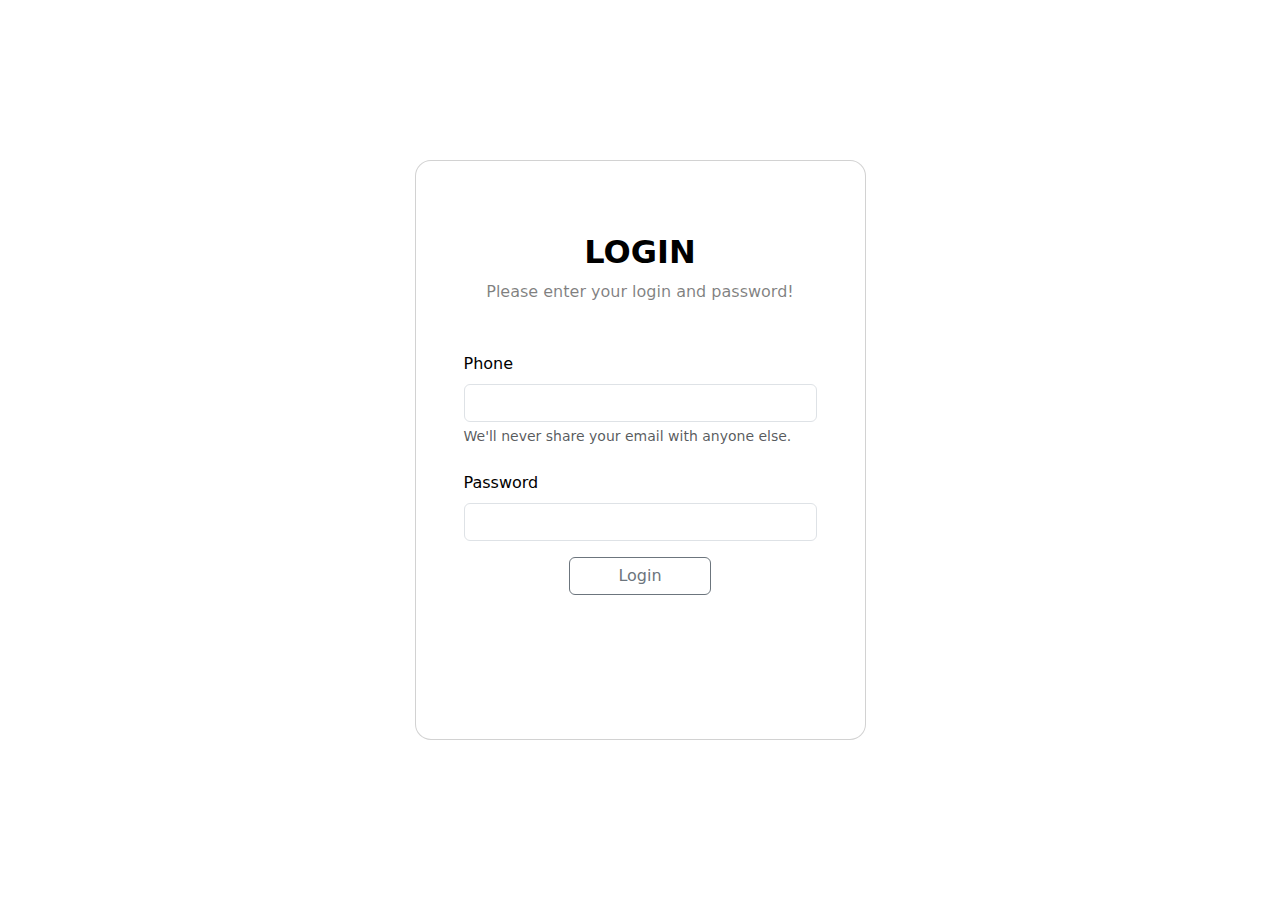
<file: FE/Admin/login.html>
<!DOCTYPE html>
<html lang="en">

<head>
  <meta charset="UTF-8">
  <meta name="viewport" content="width=device-width, initial-scale=1.0">
  <!-- Latest compiled and minified CSS -->
  <link href="https://cdn.jsdelivr.net/npm/bootstrap@5.3.3/dist/css/bootstrap.min.css" rel="stylesheet">
  <link rel="stylesheet" href="https://cdnjs.cloudflare.com/ajax/libs/font-awesome/6.7.2/css/all.min.css">
  <link rel="stylesheet" href="https://fonts.googleapis.com/css?family=Sofia">
  <link rel="preconnect" href="https://fonts.googleapis.com">
  <link rel="preconnect" href="https://fonts.gstatic.com" crossorigin>
  <link href="https://fonts.googleapis.com/css2?family=Roboto:ital,wght@0,100..900;1,100..900&display=swap"
    rel="stylesheet">
  <title>Login</title>
</head>

<div class="vh-100 ">
  <div class="container py-5 h-100">
    <div class="row d-flex justify-content-center align-items-center h-100">
      <div class="col-12 col-md-8 col-lg-6 col-xl-5">
        <div class="card text-black" style="border-radius: 1rem;">
          <div class="card-body p-5 text-center">
            <div class="mb-md-5 mt-md-4 pb-5">

              <h2 class="fw-bold md-2 text-uppercase"
                style="font-family:system-ui, -apple-system, BlinkMacSystemFont, 'Segoe UI', Roboto, Oxygen, Ubuntu, Cantarell, 'Open Sans', 'Helvetica Neue', sans-serif">
                LOGIN</h2>
              <p class="text-black-50 mb-5"
                style="font-family: system-ui, -apple-system, BlinkMacSystemFont, 'Segoe UI', Roboto, Oxygen, Ubuntu, Cantarell, 'Open Sans', 'Helvetica Neue', sans-serif;">
                Please enter your login and password!</p>

              <div class="text-start">
              <div data-mdb-input-init class="form-outline form-white mb-4 ">
                <label for="exampleInputEmail1" class="form-label">Phone</label>
                <input type="email" class="form-control" id="exampleInputEmail1" aria-describedby="emailHelp">
                <div id="emailHelp" class="form-text">We'll never share your email with anyone else.</div>
              </div>

              <div class="mb-3">
                <label for="exampleInputPassword1" class="form-label">Password</label>
                <input type="password" class="form-control" id="exampleInputPassword1">
              </div>
            </div>


              <button type="button" onclick="Login()" class="btn btn-outline-secondary px-5">Login</button>

         
            </div>
            
            
          </div>
        </div>
      </div>
    </div>
  </div>
</div>
</div>
</body>
<script src="https://cdn.jsdelivr.net/npm/bootstrap@5.3.3/dist/js/bootstrap.bundle.min.js"></script>
<script>
  async function Login() {
    const myHeaders = new Headers();
    myHeaders.append("Content-Type", "application/json");
    
    var phone = document.getElementById("exampleInputEmail1").value;
    var password = document.getElementById("exampleInputPassword1").value;

    var data = {
      "phone": phone,
      "password": password
    };

    const response = await fetch("http://localhost:5114/api/Admin/Login", {
            method: "POST",
            body: JSON.stringify(data),
            headers: myHeaders

        });
    if (response.status == 200) {
        var data1 = await response.text();
        console.log(data1);
        localStorage.setItem("TOKEN", data1);
        if(data1 != null){
          window.location.href = "profile.html";
        }
        
    } else {
      alert("Invalid phone or password");
    }
  }
</script>
</html>
</file>
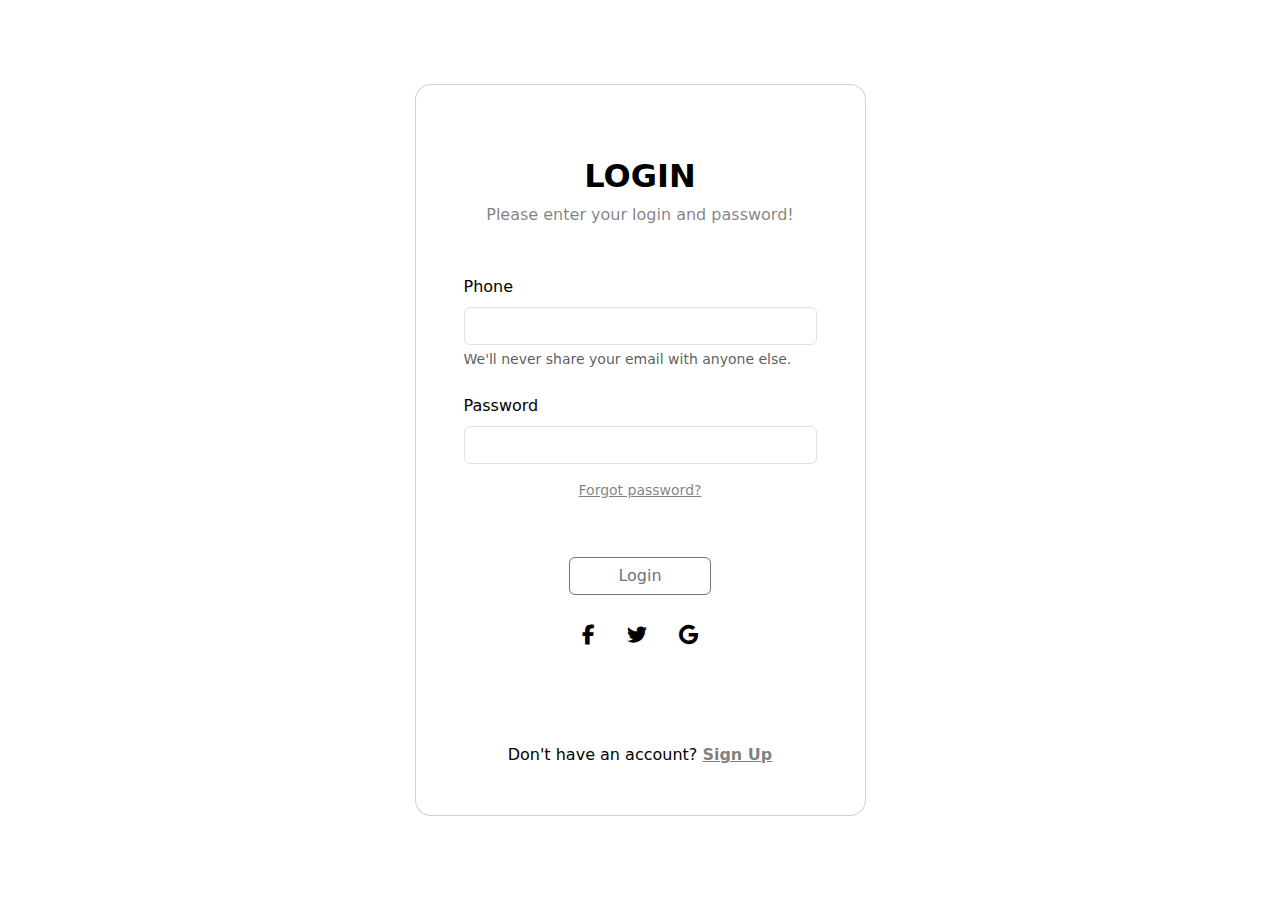
<file: FE/User/login.html>
<!DOCTYPE html>
<html lang="en">

<head>
  <meta charset="UTF-8">
  <meta name="viewport" content="width=device-width, initial-scale=1.0">
  <!-- Latest compiled and minified CSS -->
  <link href="https://cdn.jsdelivr.net/npm/bootstrap@5.3.3/dist/css/bootstrap.min.css" rel="stylesheet">
  <link rel="stylesheet" href="https://cdnjs.cloudflare.com/ajax/libs/font-awesome/6.7.2/css/all.min.css">
  <link rel="stylesheet" href="https://fonts.googleapis.com/css?family=Sofia">
  <link rel="preconnect" href="https://fonts.googleapis.com">
  <link rel="preconnect" href="https://fonts.gstatic.com" crossorigin>
  <link href="https://fonts.googleapis.com/css2?family=Roboto:ital,wght@0,100..900;1,100..900&display=swap"
    rel="stylesheet">
  <title>Login</title>
</head>

<div class="vh-100 ">
  <div class="container py-5 h-100">
    <div class="row d-flex justify-content-center align-items-center h-100">
      <div class="col-12 col-md-8 col-lg-6 col-xl-5">
        <div class="card text-black" style="border-radius: 1rem;">
          <div class="card-body p-5 text-center">
            <div class="mb-md-5 mt-md-4 pb-5">

              <h2 class="fw-bold md-2 text-uppercase"
                style="font-family:system-ui, -apple-system, BlinkMacSystemFont, 'Segoe UI', Roboto, Oxygen, Ubuntu, Cantarell, 'Open Sans', 'Helvetica Neue', sans-serif">
                LOGIN</h2>
              <p class="text-black-50 mb-5"
                style="font-family: system-ui, -apple-system, BlinkMacSystemFont, 'Segoe UI', Roboto, Oxygen, Ubuntu, Cantarell, 'Open Sans', 'Helvetica Neue', sans-serif;">
                Please enter your login and password!</p>

              <div class="text-start">
              <div data-mdb-input-init class="form-outline form-white mb-4 ">
                <label for="exampleInputEmail1" class="form-label">Phone</label>
                <input type="email" class="form-control" id="exampleInputEmail1" aria-describedby="emailHelp">
                <div id="emailHelp" class="form-text">We'll never share your email with anyone else.</div>
              </div>

              <div class="mb-3">
                <label for="exampleInputPassword1" class="form-label">Password</label>
                <input type="password" class="form-control" id="exampleInputPassword1">
              </div>
            </div>

              <p class="small mb-5 pb-lg-2"><a class="text-black-50" href="forgot.htm">Forgot password?</a></p>

              <button type="button" onclick="Login()" class="btn btn-outline-secondary px-5">Login</button>

              <div class="d-flex justify-content-center text-center mt-4 pt-1">
                <a href="#!" class="text-black"><i class="fab fa-facebook-f fa-lg"></i></a>
                <a href="#!" class="text-black"><i class="fab fa-twitter fa-lg mx-4 px-2"></i></a>
                <a href="#!" class="text-black"><i class="fab fa-google fa-lg"></i></a>
              </div>
            </div>
            
            <div>
              <p class="mb-0">Don't have an account? <a href="register.html" class="text-black-50 fw-bold">Sign Up</a>
              </p>
            </div>
          </div>
        </div>
      </div>
    </div>
  </div>
</div>
</div>
</body>
<script src="https://cdn.jsdelivr.net/npm/bootstrap@5.3.3/dist/js/bootstrap.bundle.min.js"></script>
<script>
  async function Login() {
    const myHeaders = new Headers();
    myHeaders.append("Content-Type", "application/json");
    
    var phone = document.getElementById("exampleInputEmail1").value;
    var password = document.getElementById("exampleInputPassword1").value;

    var data = {
      "phone": phone,
      "password": password
    };

    const response = await fetch("http://localhost:5114/api/Account/Login", {
            method: "POST",
            body: JSON.stringify(data),
            headers: myHeaders

        });
    if (response.status == 200) {
        var data1 = await response.text();
        console.log(data1);
        localStorage.setItem("TOKEN", data1);
        if(data1 != null){
          window.location.href = "index.html";
        }
        
    } else {
      alert("Invalid phone or password");
    }
  }
</script>
</html>
</file>
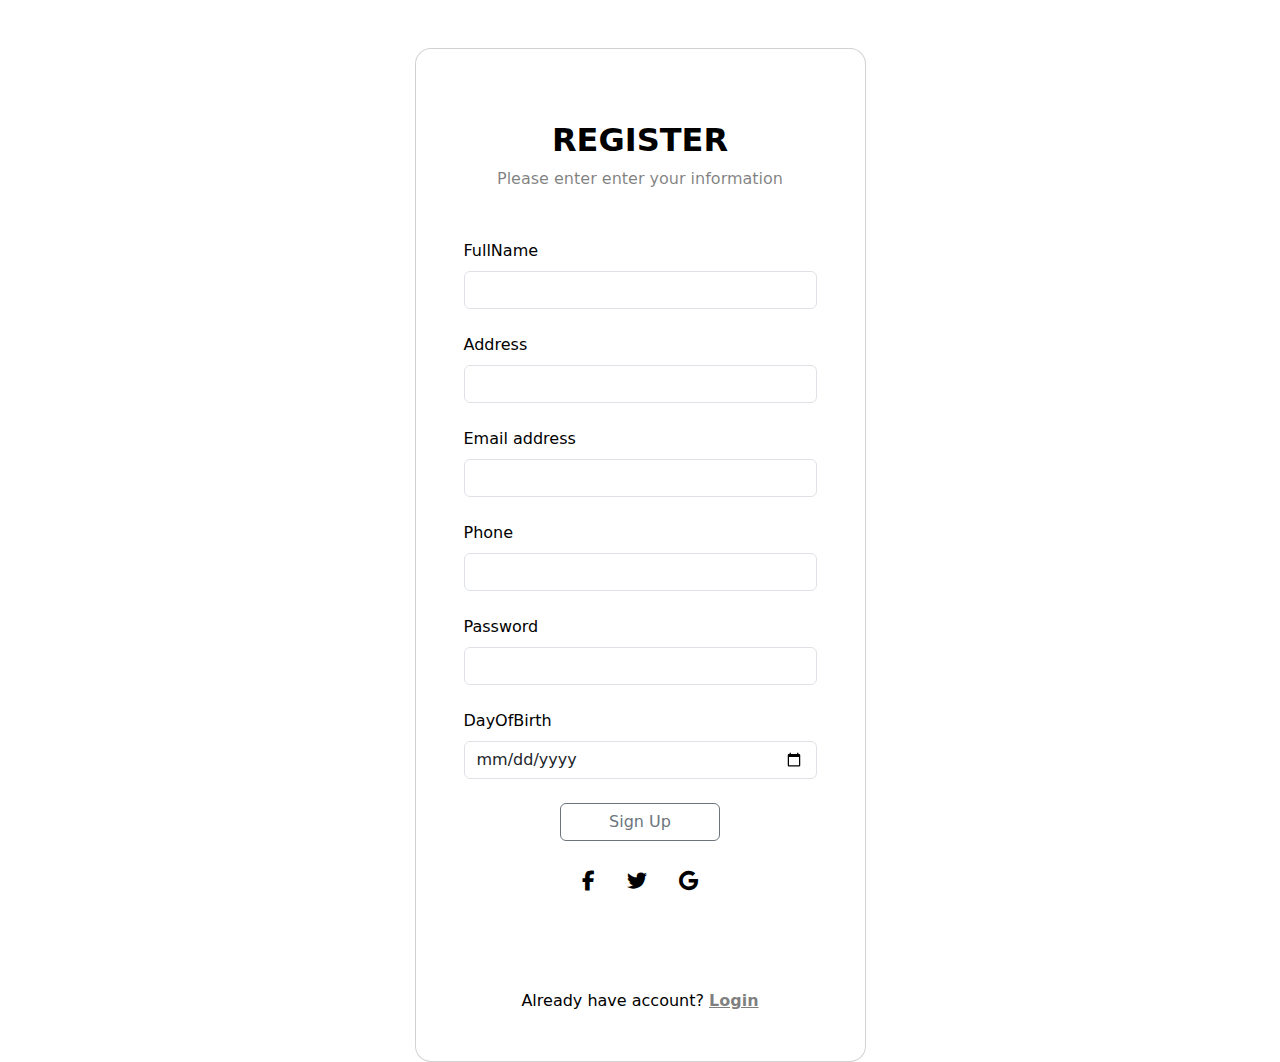
<file: FE/User/register.html>
<!DOCTYPE html>
<html lang="en">

<head>
    <meta charset="UTF-8">
    <meta name="viewport" content="width=device-width, initial-scale=1.0">
    <!-- Latest compiled and minified CSS -->
    <link href="https://cdn.jsdelivr.net/npm/bootstrap@5.3.3/dist/css/bootstrap.min.css" rel="stylesheet">
    <link rel="stylesheet" href="https://cdnjs.cloudflare.com/ajax/libs/font-awesome/6.7.2/css/all.min.css">
    <link rel="stylesheet" href="https://fonts.googleapis.com/css?family=Sofia">
    <link rel="preconnect" href="https://fonts.googleapis.com">
    <link rel="preconnect" href="https://fonts.gstatic.com" crossorigin>
    <link href="https://fonts.googleapis.com/css2?family=Roboto:ital,wght@0,100..900;1,100..900&display=swap"
        rel="stylesheet">
    <title>Login</title>
</head>

<div class="vh-100 ">
    <div class="container py-5 h-100">
        <div class="row d-flex justify-content-center align-items-center h-100">
            <div class="col-12 col-md-8 col-lg-6 col-xl-5">
                <div class="card text-black" style="border-radius: 1rem;">
                    <div class="card-body p-5 text-center">
                        <div class="mb-md-5 mt-md-4 pb-5">

                            <h2 class="fw-bold md-2 text-uppercase"
                                style="font-family:system-ui, -apple-system, BlinkMacSystemFont, 'Segoe UI', Roboto, Oxygen, Ubuntu, Cantarell, 'Open Sans', 'Helvetica Neue', sans-serif">
                                REGISTER</h2>
                            <p class="text-black-50 mb-5"
                                style="font-family: system-ui, -apple-system, BlinkMacSystemFont, 'Segoe UI', Roboto, Oxygen, Ubuntu, Cantarell, 'Open Sans', 'Helvetica Neue', sans-serif;">
                                Please enter enter your information</p>
                            <div class="text-start">
                                <div data-mdb-input-init class="form-outline form-white mb-4 ">
                                    <label for="FName" class="form-label">FullName</label>
                                    <input type="text" class="form-control" id="FName" aria-describedby="emailHelp">
                                </div>

                                <div data-mdb-input-init class="form-outline form-white mb-4 ">
                                    <label for="Address" class="form-label">Address</label>
                                    <input type="text" class="form-control" id="Address">
                                </div>

                                <div data-mdb-input-init class="form-outline form-white mb-4 ">
                                    <label for="exampleInputEmail1" class="form-label">Email address</label>
                                    <input type="email" class="form-control" id="email" aria-describedby="emailHelp">
                                </div>

                                <div data-mdb-input-init class="form-outline form-white mb-4 ">
                                    <label for="phone" class="form-label">Phone</label>
                                    <input type="text" class="form-control" id="phone" aria-describedby="emailHelp">
                                </div>

                                <div data-mdb-input-init class="form-outline form-white mb-4 ">
                                    <label for="exampleInputPassword1" class="form-label">Password</label>
                                    <input type="password" class="form-control" id="password">
                                </div>

                                <div data-mdb-input-init class="form-outline form-white mb-4 ">
                                    <label for="DayOfBirth" class="form-label">DayOfBirth</label>
                                    <input type="date" class="form-control" id="DayOfBirth">
                                </div>
                            </div>

                            <button type="button" onclick="Register()" class="btn btn-outline-secondary px-5">Sign
                                Up</button>

                            <div class="d-flex justify-content-center text-center mt-4 pt-1">
                                <a href="#!" class="text-black"><i class="fab fa-facebook-f fa-lg"></i></a>
                                <a href="#!" class="text-black"><i class="fab fa-twitter fa-lg mx-4 px-2"></i></a>
                                <a href="#!" class="text-black"><i class="fab fa-google fa-lg"></i></a>
                            </div>
                        </div>

                        <div>
                            <p class="mb-0">Already have account? <a href="login.html" class="text-black-50 fw-bold">Login</a>
                            </p>
                        </div>
                    </div>
                </div>
            </div>
        </div>
    </div>
</div>
</div>
</body>
<script src="https://cdn.jsdelivr.net/npm/bootstrap@5.3.3/dist/js/bootstrap.bundle.min.js"></script>
<script>
    async function Register() {
        const myHeaders = new Headers();
        myHeaders.append("Content-Type", "application/json");
        var fullName = document.getElementById("FName").value;
        var address = document.getElementById("Address").value;
        var email = document.getElementById("email").value;
        var phone = document.getElementById("phone").value;
        var password = document.getElementById("password").value;
        var DayOfBirth = document.getElementById("DayOfBirth").value;
       

        var account = {
        
            "phone": phone,
            "password": password
        };

        var user = {
            "fullName": fullName,
            "address": address,
            "email": email,
            "dateOfBirth": DayOfBirth
        }
        var data = {
            "account": account,
            "user": user    
        }
       
            const response = await fetch("http://localhost:5114/api/Account/Create", {
                method: "POST",
                body: JSON.stringify(data),
                headers: myHeaders

            });
            if (response.status == 200) {
                alert("Register Success");
                window.location.href = "login.html";
            }
            else {
                alert("Register Fail");
            }
        

    }

</script>

</html>
</file>
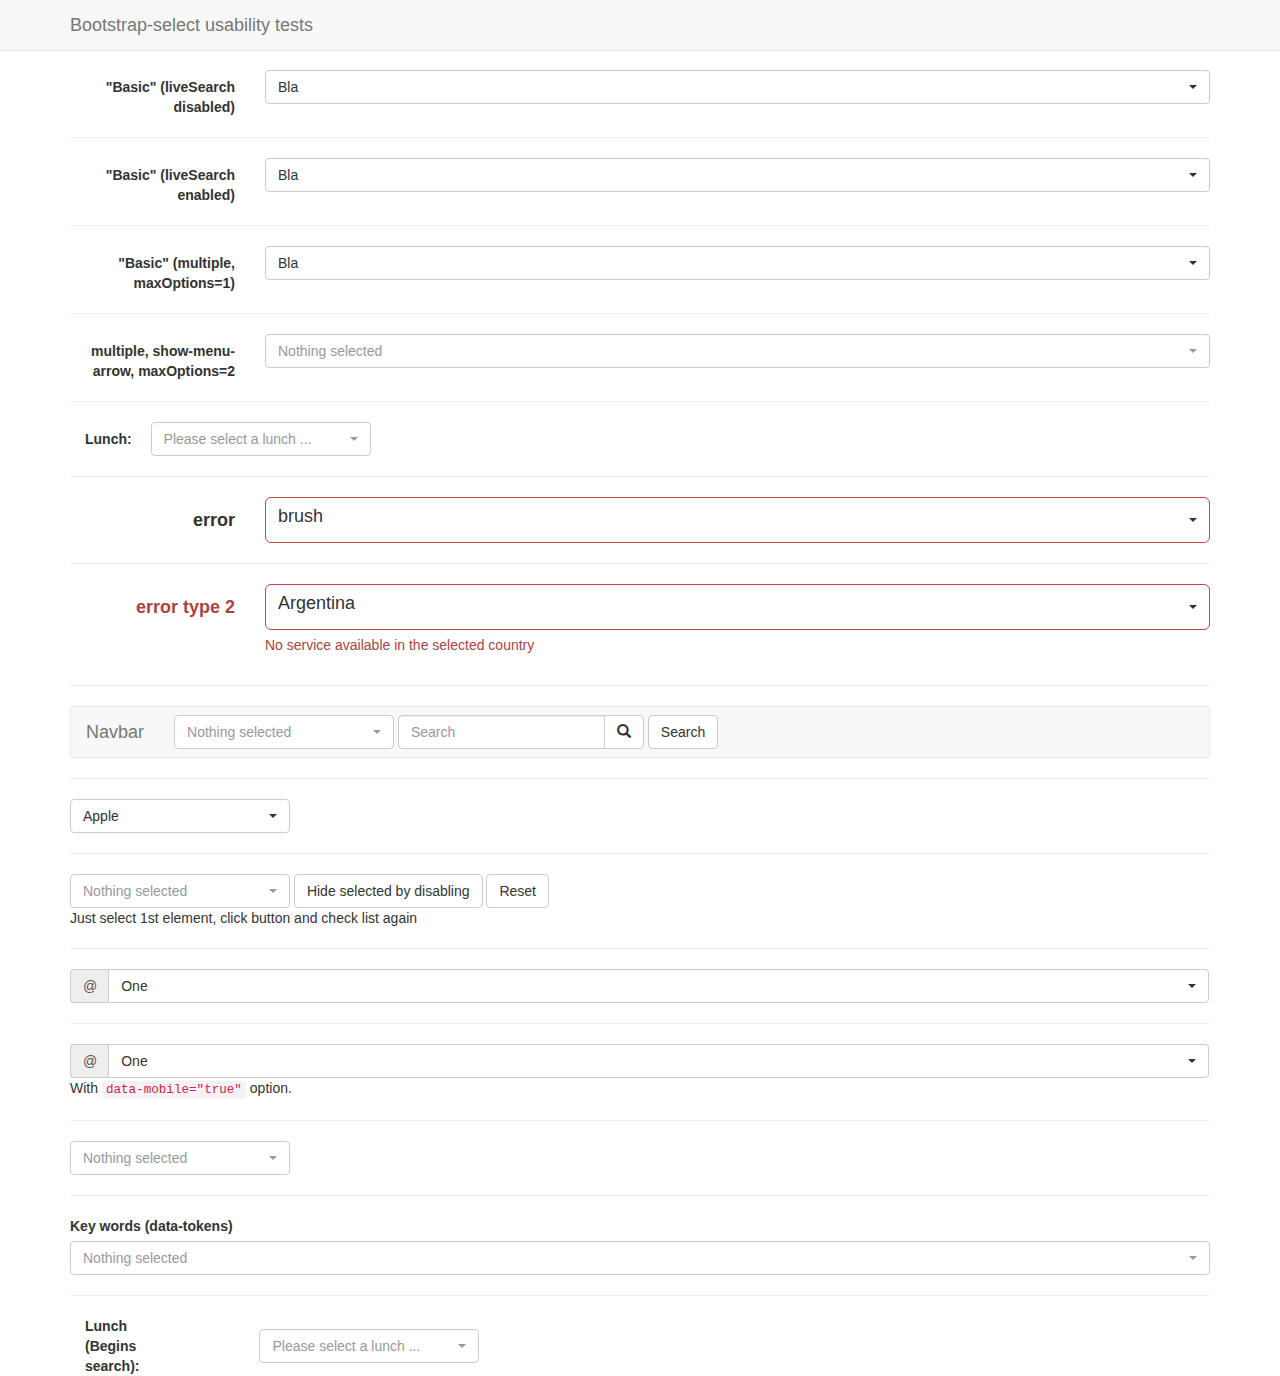
<file: FE/Admin/src/plugins/bootstrap-select/test.html>
<!DOCTYPE html>
<html>
<head>
  <title>Bootstrap-select test page</title>

  <meta charset="utf-8">

  <link rel="stylesheet" href="https://maxcdn.bootstrapcdn.com/bootstrap/3.3.7/css/bootstrap.css">
  <link rel="stylesheet" href="dist/css/bootstrap-select.css">

  <style>
    body {
      padding-top: 70px;
    }
  </style>

  <script src="https://code.jquery.com/jquery-3.2.1.slim.js" defer></script>
  <script src="https://maxcdn.bootstrapcdn.com/bootstrap/3.3.7/js/bootstrap.js" defer></script>
  <script src="dist/js/bootstrap-select.js" defer></script>
</head>
<body>
<nav class="navbar navbar-default navbar-fixed-top" role="navigation">
  <div class="container">
    <div class="navbar-header">
      <a class="navbar-brand" href="#">Bootstrap-select usability tests</a>
    </div>
  </div>
</nav>

<div class="container">
  <form class="form-horizontal" role="form">
    <div class="form-group">
      <label for="basic" class="col-lg-2 control-label">"Basic" (liveSearch disabled)</label>

      <div class="col-lg-10">
        <select id="basic" class="selectpicker show-tick form-control">
          <option>cow</option>
          <option data-subtext="option subtext">bull</option>
          <option class="get-class" disabled>ox</option>
          <optgroup label="test" data-subtext="optgroup subtext">
            <option>ASD</option>
            <option selected>Bla</option>
            <option>Ble</option>
          </optgroup>
        </select>
      </div>
    </div>
  </form>

  <hr>

  <form class="form-horizontal" role="form">
    <div class="form-group">
      <label for="basic" class="col-lg-2 control-label">"Basic" (liveSearch enabled)</label>

      <div class="col-lg-10">
        <select id="basic" class="selectpicker show-tick form-control" data-live-search="true">
          <option>cow</option>
          <option data-subtext="option subtext">bull</option>
          <option class="get-class" disabled>ox</option>
          <optgroup label="test" data-subtext="optgroup subtext">
            <option>ASD</option>
            <option selected>Bla</option>
            <option>Ble</option>
          </optgroup>
        </select>
      </div>
    </div>
  </form>

  <hr>
  <form class="form-horizontal" role="form">
    <div class="form-group">
      <label for="basic2" class="col-lg-2 control-label">"Basic" (multiple, maxOptions=1)</label>

      <div class="col-lg-10">
        <select id="basic2" class="show-tick form-control" multiple>
          <option>cow</option>
          <option>bull</option>
          <option class="get-class" disabled>ox</option>
          <optgroup label="test" data-subtext="another test">
            <option>ASD</option>
            <option selected>Bla</option>
            <option>Ble</option>
          </optgroup>
        </select>
      </div>
    </div>
  </form>

  <hr>
  <form class="form-horizontal" role="form">
    <div class="form-group">
      <label for="maxOption2" class="col-lg-2 control-label">multiple, show-menu-arrow, maxOptions=2</label>

      <div class="col-lg-10">
        <select id="maxOption2" class="selectpicker show-menu-arrow form-control" multiple data-max-options="2">
          <option>chicken</option>
          <option>turkey</option>
          <option disabled>duck</option>
          <option>goose</option>
        </select>
      </div>
    </div>
  </form>

  <hr>
  <form class="form-inline">
    <div class="form-group">
      <label class="col-md-1 control-label" for="lunch">Lunch:</label>
    </div>
    <div class="form-group">
      <select id="lunch" class="selectpicker" data-live-search="true" title="Please select a lunch ...">
        <option>Hot Dog, Fries and a Soda</option>
        <option>Burger, Shake and a Smile</option>
        <option>Sugar, Spice and all things nice</option>
        <option>Baby Back Ribs</option>
        <option>A really really long option made to illustrate an issue with the live search in an inline form</option>
      </select>
    </div>
  </form>

  <hr>
  <form class="form-horizontal" role="form">
    <div class="form-group form-group-lg">
      <label for="error" class="col-lg-2 control-label">error</label>

      <div class="col-lg-10 error">
        <select id="error" class="selectpicker show-tick form-control">
          <option>pen</option>
          <option>pencil</option>
          <option selected>brush</option>
        </select>
      </div>
    </div>
  </form>

  <hr>
  <form class="form-horizontal" role="form">
    <div class="form-group has-error form-group-lg">
      <label class="control-label col-lg-2" for="country">error type 2</label>

      <div class="col-lg-10">
        <select id="country" name="country" class="form-control selectpicker">
          <option>Argentina</option>
          <option>United State</option>
          <option>Mexico</option>
        </select>

        <p class="help-block">No service available in the selected country</p>
      </div>
    </div>
  </form>

  <hr>
  <nav class="navbar navbar-default" role="navigation">
    <div class="container-fluid">
      <div class="navbar-header">
        <a class="navbar-brand" href="#">Navbar</a>
      </div>

      <form class="navbar-form navbar-left" role="search">
        <div class="form-group">
          <select class="selectpicker" multiple data-live-search="true" data-live-search-placeholder="Search" data-actions-box="true">
            <optgroup label="filter1">
              <option>option1</option>
              <option>option2</option>
              <option>option3</option>
              <option>option4</option>
            </optgroup>
            <optgroup label="filter2">
              <option>option1</option>
              <option>option2</option>
              <option>option3</option>
              <option>option4</option>
            </optgroup>
            <optgroup label="filter3">
              <option>option1</option>
              <option>option2</option>
              <option>option3</option>
              <option>option4</option>
            </optgroup>
          </select>
        </div>

        <div class="input-group">
          <input type="text" class="form-control" placeholder="Search" name="q">

          <div class="input-group-btn">
            <button class="btn btn-default" type="submit"><i class="glyphicon glyphicon-search"></i></button>
          </div>
        </div>
        <button type="submit" class="btn btn-default">Search</button>
      </form>

    </div>
    <!-- .container-fluid -->
  </nav>

  <hr>
  <select id="first-disabled" class="selectpicker" data-hide-disabled="true" data-live-search="true">
    <optgroup disabled="disabled" label="disabled">
      <option>Hidden</option>
    </optgroup>
    <optgroup label="Fruit">
      <option>Apple</option>
      <option>Orange</option>
    </optgroup>
    <optgroup label="Vegetable">
      <option>Corn</option>
      <option>Carrot</option>
    </optgroup>
  </select>

  <hr>
  <select id="first-disabled2" class="selectpicker" multiple data-hide-disabled="true" data-size="5">
    <option>Apple</option>
    <option>Banana</option>
    <option>Orange</option>
    <option>Pineapple</option>
    <option>Apple2</option>
    <option>Banana2</option>
    <option>Orange2</option>
    <option>Pineapple2</option>
    <option>Apple2</option>
    <option>Banana2</option>
    <option>Orange2</option>
    <option>Pineapple2</option>
  </select>
  <button id="special" class="btn btn-default">Hide selected by disabling</button>
  <button id="special2" class="btn btn-default">Reset</button>
  <p>Just select 1st element, click button and check list again</p>

  <hr>
  <div class="input-group">
    <span class="input-group-addon">@</span>
    <select class="form-control selectpicker">
      <option>One</option>
      <option>Two</option>
      <option>Three</option>
    </select>
  </div>

  <hr>
  <div class="input-group">
    <span class="input-group-addon">@</span>
    <select class="form-control selectpicker" data-mobile="true">
      <option>One</option>
      <option>Two</option>
      <option>Three</option>
    </select>
  </div>
  <p>With <code>data-mobile="true"</code> option.</p>

  <hr>
  <select id="done" class="selectpicker" multiple data-done-button="true">
    <option>Apple</option>
    <option>Banana</option>
    <option>Orange</option>
    <option>Pineapple</option>
    <option>Apple2</option>
    <option>Banana2</option>
    <option>Orange2</option>
    <option>Pineapple2</option>
    <option>Apple2</option>
    <option>Banana2</option>
    <option>Orange2</option>
    <option>Pineapple2</option>
  </select>

  <hr>

  <div class="form-group">
    <label for="tokens">Key words (data-tokens)</label>
    <select id="tokens" class="selectpicker form-control" multiple data-live-search="true">
      <option data-tokens="first">I actually am called "one"</option>
      <option data-tokens="second">And me "two"</option>
      <option data-tokens="last">I am "three"</option>
    </select>
  </div>

  <hr>
  <form class="form-inline">
    <div class="form-group">
      <label class="col-md-1 control-label" for="lunchBegins">Lunch (Begins search):</label>
    </div>
    <div class="form-group">
      <select id="lunchBegins" class="selectpicker" data-live-search="true" data-live-search-style="begins" title="Please select a lunch ...">
        <option>Hot Dog, Fries and a Soda</option>
        <option>Burger, Shake and a Smile</option>
        <option>Sugar, Spice and all things nice</option>
        <option>Baby Back Ribs</option>
        <option>A really really long option made to illustrate an issue with the live search in an inline form</option>
      </select>
    </div>
  </form>
</div>

<script>
  document.addEventListener('DOMContentLoaded', function () {
    var mySelect = $('#first-disabled2');

    $('#special').on('click', function () {
      mySelect.find('option:selected').prop('disabled', true);
      mySelect.selectpicker('refresh');
    });

    $('#special2').on('click', function () {
      mySelect.find('option:disabled').prop('disabled', false);
      mySelect.selectpicker('refresh');
    });

    $('#basic2').selectpicker({
      liveSearch: true,
      maxOptions: 1
    });
  });
</script>
</body>
</html>
</file>
